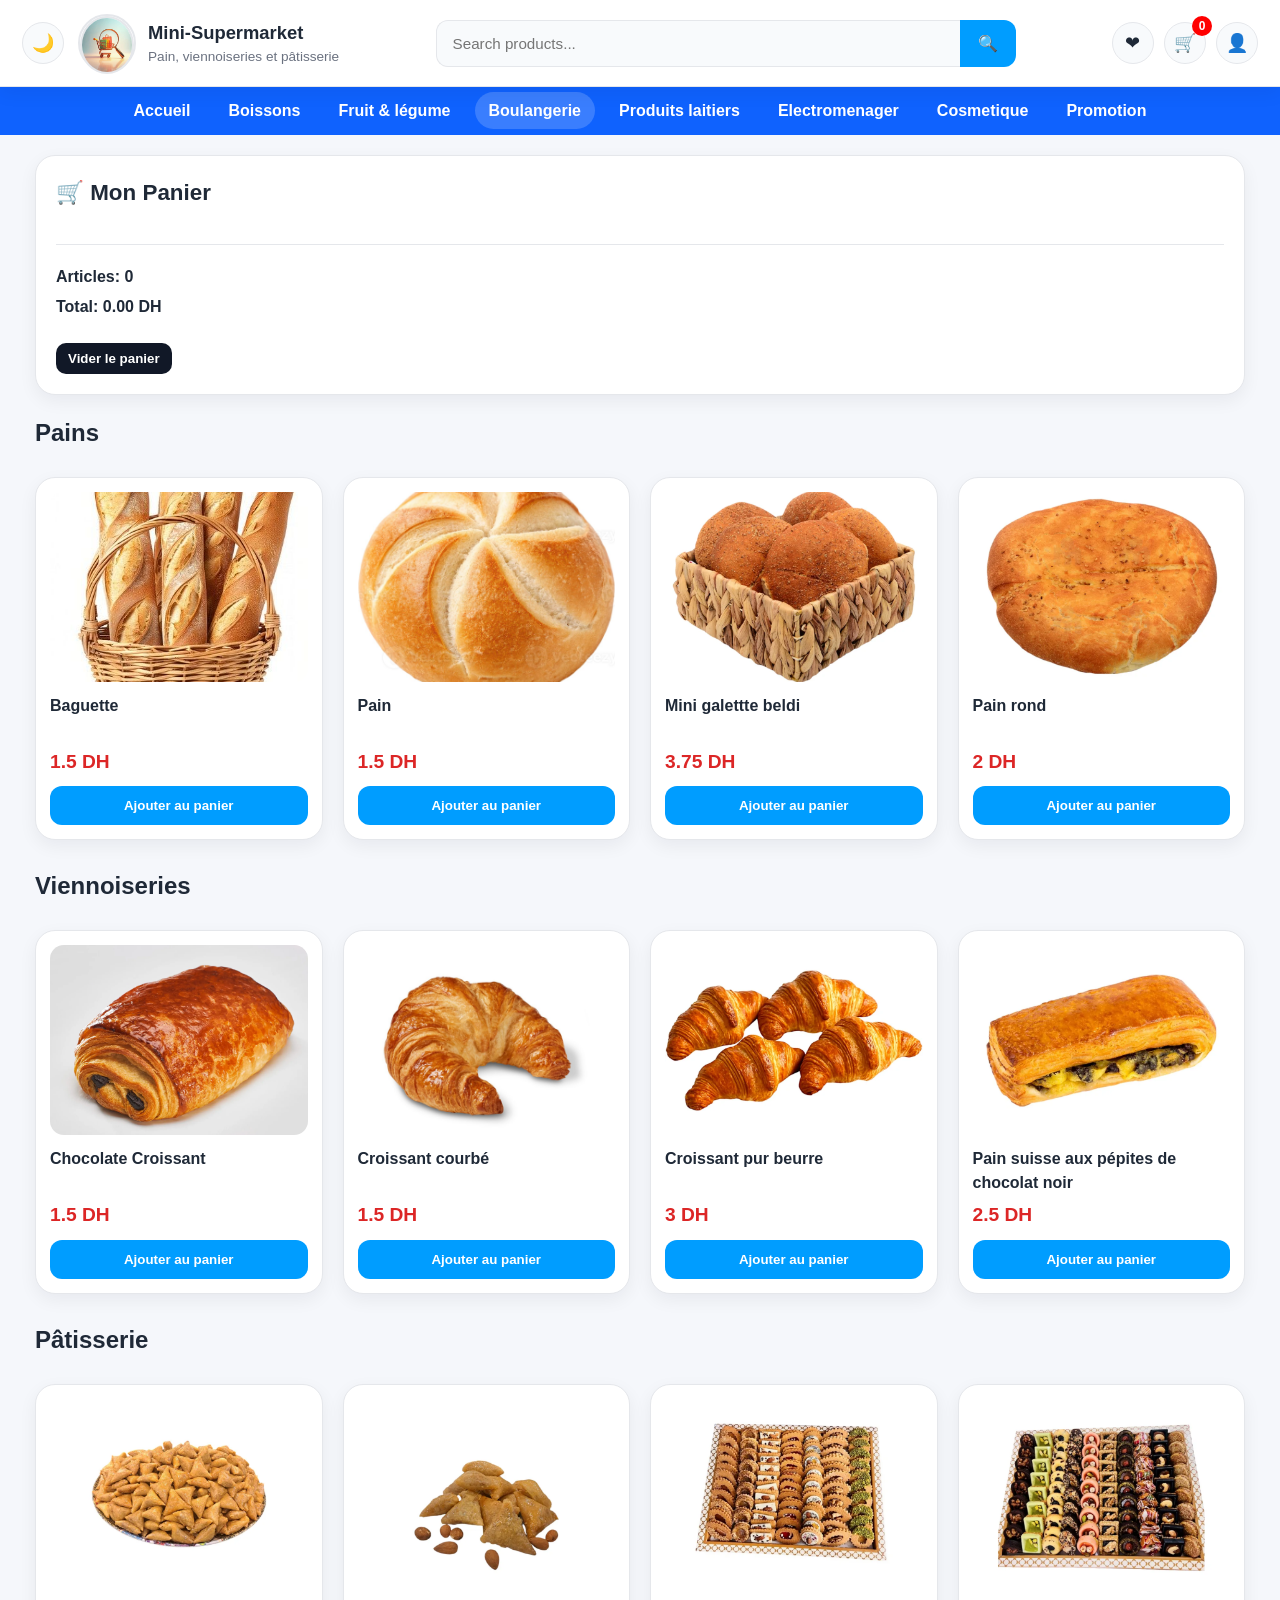
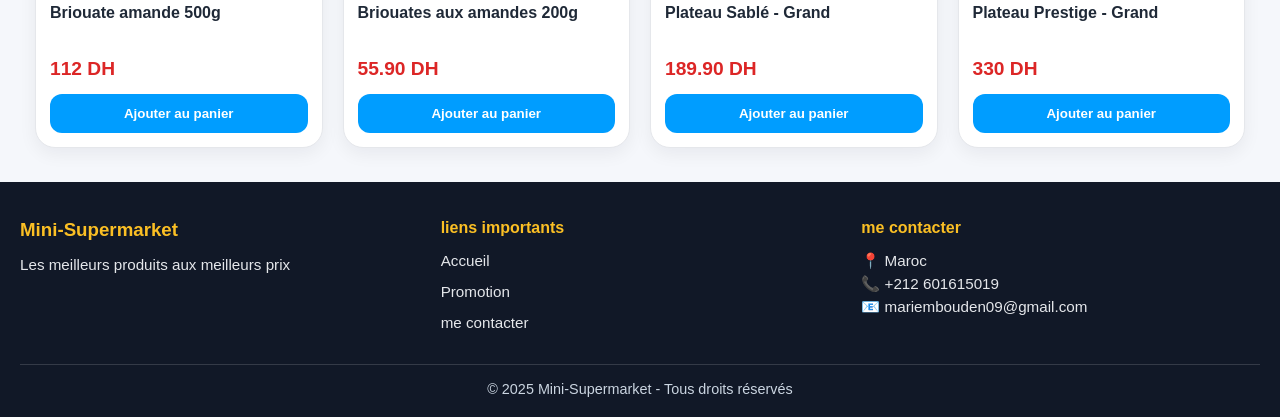
<file: Boulangerie.html>
<!DOCTYPE html>
<html lang="fr">
<head>
  <meta charset="UTF-8">
  <meta name="viewport" content="width=device-width, initial-scale=1.0">
  <title>Mini-Supermarket - Boulangerie</title>
  <link rel="stylesheet" href="styl.css">
</head>
<body>
  <header class="top-header">
    <div class="left-group">
      <button id="modeToggle" class="mode-btn">🌙</button>
      <a href="index.html" class="logo-wrap">
        <div class="logo"><img src="images1/logo.jpg" alt="logo"></div>
        <div>
          <h1 class="brand-name">Mini-Supermarket</h1>
          <p class="brand-subtitle">Pain, viennoiseries et pâtisserie</p>
        </div>
      </a>
    </div>

    <div class="search-container">
      <input type="text" id="search" class="search-bar" placeholder="Search products...">
      <button class="search-button">🔍</button>
    </div>

    <div class="header-actions">
      <button class="header-icon" id="favBtn">❤</button>
      <div class="cart-icon">
        <button class="header-icon" onclick="scrollToCart()">🛒</button>
        <span id="cart-badge">0</span>
      </div>
      <a href="compte.html" class="header-icon account-link">👤</a>
    </div>
  </header>

  <nav class="main-nav">
    <ul class="nav-menu">
      <li><a href="index.html">Accueil</a></li>
      <li><a href="Boisson.html">Boissons</a></li>
      <li><a href="Fruit & légume.html">Fruit & légume</a></li>
      <li><a href="Boulangerie.html" class="active">Boulangerie</a></li>
      <li><a href="Produits laitiers.html">Produits laitiers</a></li>
      <li><a href="Electromenager.html">Electromenager</a></li>
      <li><a href="Cosmetique.html">Cosmetique</a></li>
      <li><a href="Promotion.html">Promotion</a></li>
    </ul>
  </nav>

  <section class="cart-section">
    <div class="cart-box">
      <h2>🛒 Mon Panier</h2>
      <div id="cart-items"></div>
      <div class="cart-summary">
        <p>Articles: <span id="cart-count">0</span></p>
        <p>Total: <span id="cart-total">0.00</span> DH</p>
      </div>
      <button id="clear-cart" class="clear-cart-btn">Vider le panier</button>
    </div>
  </section>

  <section class="products">
    <h2>Pains</h2>

    <div class="product-card fade-in" data-name="Baguette" data-price="1.5">
      <img src="images1/baguette.jpg" alt="baguette">
      <h3>Baguette</h3>
      <div class="price-card">
        <span class="price">1.5 DH</span>
        <button class="card-btn">Ajouter au panier</button>
      </div>
    </div>

    <div class="product-card fade-in" data-name="Pain" data-price="1.5">
      <img src="images1/pain.jpg" alt="pain">
      <h3>Pain</h3>
      <div class="price-card">
        <span class="price">1.5 DH</span>
        <button class="card-btn">Ajouter au panier</button>
      </div>
    </div>

    <div class="product-card fade-in" data-name="Mini galettte beldi" data-price="3.75">
      <img src="images1/minin galette beldi.webp" alt="galette">
      <h3>Mini galettte beldi</h3>
      <div class="price-card">
        <span class="price">3.75 DH</span>
        <button class="card-btn">Ajouter au panier</button>
      </div>
    </div>

    <div class="product-card fade-in" data-name="Pain rond" data-price="2">
      <img src="images1/pain rend.webp" alt="pain">
      <h3>Pain rond</h3>
      <div class="price-card">
        <span class="price">2 DH</span>
        <button class="card-btn">Ajouter au panier</button>
      </div>
    </div>
  </section>

  <section class="products">
    <h2>Viennoiseries</h2>

    <div class="product-card fade-in" data-name="Chocolate Croissant" data-price="1.5">
      <img src="images1/chocolat croissant.webp" alt="croissan">
      <h3>Chocolate Croissant</h3>
      <div class="price-card">
        <span class="price">1.5 DH</span>
        <button class="card-btn">Ajouter au panier</button>
      </div>
    </div>

    <div class="product-card fade-in" data-name="Croissant courbé" data-price="1.5">
      <img src="images1/croissant courbé.jpg" alt="croissan">
      <h3>Croissant courbé</h3>
      <div class="price-card">
        <span class="price">1.5 DH</span>
        <button class="card-btn">Ajouter au panier</button>
      </div>
    </div>

    <div class="product-card fade-in" data-name="Croissant pur beurre" data-price="3">
      <img src="images1/Croissant pur beurre.webp" alt="">
      <h3>Croissant pur beurre</h3>
      <div class="price-card">
        <span class="price">3 DH</span>
        <button class="card-btn">Ajouter au panier</button>
      </div>
    </div>

    <div class="product-card fade-in" data-name="Pain suisse aux pépites de chocolat noir" data-price="2.5">
      <img src="images1/Pain suisse aux pépites de chocolat noir.webp" alt="croissan">
      <h3>Pain suisse aux pépites de chocolat noir</h3>
      <div class="price-card">
        <span class="price">2.5 DH</span>
        <button class="card-btn">Ajouter au panier</button>
      </div>
    </div>
  </section>

  <section class="products">
    <h2>Pâtisserie</h2>

    <div class="product-card fade-in" data-name="Briouate amande 500g" data-price="112">
      <img src="images1/Briouate amande 500g.jpg" alt="Briouate">
      <h3>Briouate amande 500g</h3>
      <div class="price-card">
        <span class="price">112 DH</span>
        <button class="card-btn">Ajouter au panier</button>
      </div>
    </div>

    <div class="product-card fade-in" data-name="Briouates aux amandes 200g" data-price="55.90">
      <img src="images1/Briouates aux amandes 200g.jpg" alt="Briouate">
      <h3>Briouates aux amandes 200g</h3>
      <div class="price-card">
        <span class="price">55.90 DH</span>
        <button class="card-btn">Ajouter au panier</button>
      </div>
    </div>

    <div class="product-card fade-in" data-name="Plateau Sablé - Grand" data-price="189.90">
      <img src="images1/Plateau Sablé - Grand.jpg" alt="Sablé">
      <h3>Plateau Sablé - Grand</h3>
      <div class="price-card">
        <span class="price">189.90 DH</span>
        <button class="card-btn">Ajouter au panier</button>
      </div>
    </div>

    <div class="product-card fade-in" data-name="Plateau Prestige - Grand" data-price="330">
      <img src="images1/Plateau Prestige - Grand.jpg" alt="Prestige">
      <h3>Plateau Prestige - Grand</h3>
      <div class="price-card">
        <span class="price">330 DH</span>
        <button class="card-btn">Ajouter au panier</button>
      </div>
    </div>
  </section>

  <footer>
    <div class="footer-content">
      <div class="footer-section">
        <h3>Mini-Supermarket</h3>
        <p>Les meilleurs produits aux meilleurs prix</p>
      </div>

      <div class="footer-section">
        <h4>liens importants</h4>
        <ul>
          <li><a href="index.html">Accueil</a></li>
          <li><a href="Promotion.html">Promotion</a></li>
          <li><a href="#">me contacter</a></li>
        </ul>
      </div>

      <div class="footer-section">
        <h4>me contacter</h4>
        <p>📍 Maroc</p>
        <p>📞 +212 601615019</p>
        <p>📧 mariembouden09@gmail.com</p>
      </div>
    </div>

    <div class="footer-bottom">
      <p>&copy; 2025 Mini-Supermarket - Tous droits réservés</p>
    </div>
  </footer>

  <script src="script.js"></script>
</body>
</html>
</file>
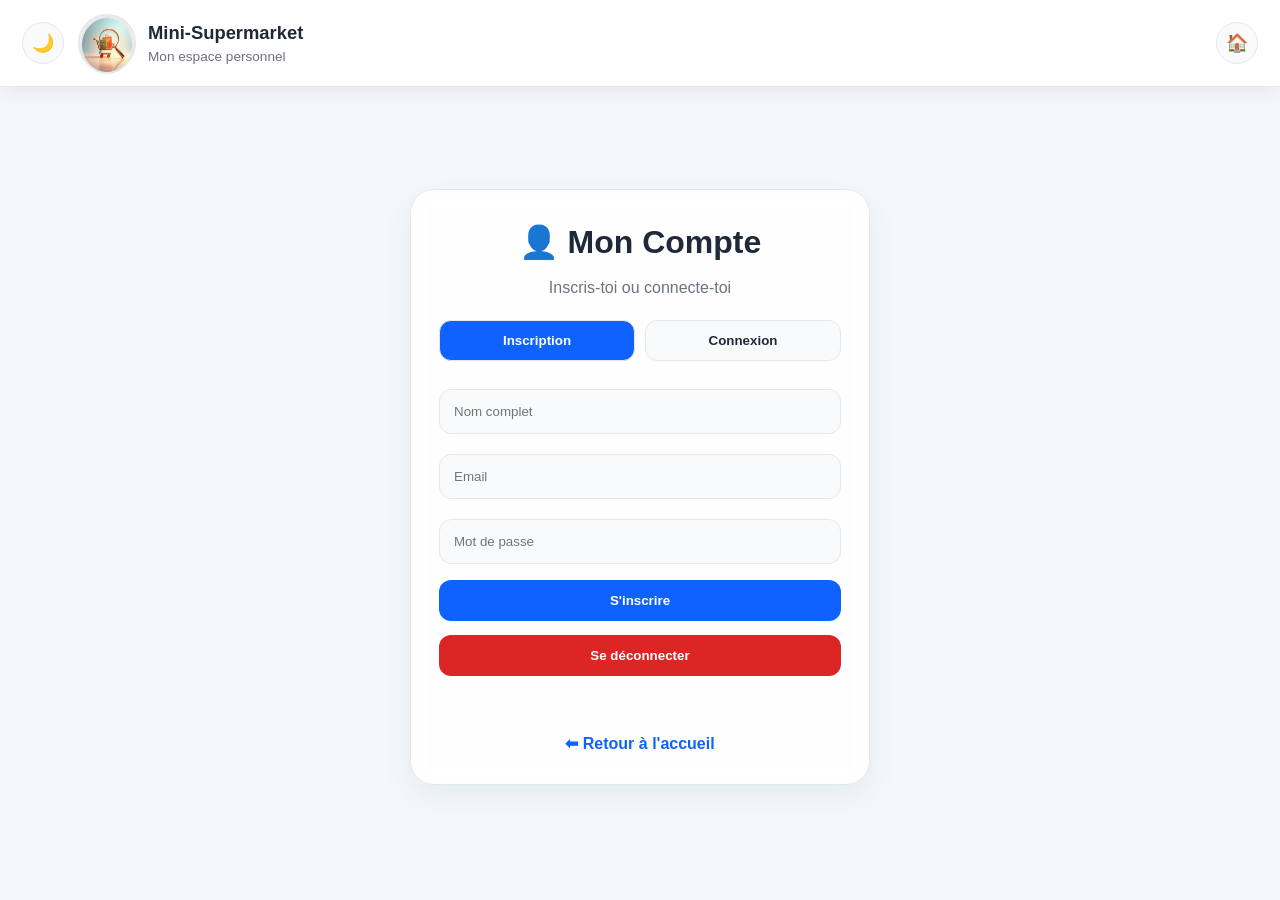
<file: compte.html>
<!DOCTYPE html>
<html lang="fr">
<head>
  <meta charset="UTF-8" />
  <meta name="viewport" content="width=device-width, initial-scale=1.0" />
  <title>Mon Compte - Mini-Supermarket</title>
  <link rel="stylesheet" href="styl.css" />
</head>
<body>
  <div class="account-bg-shape shape-1"></div>
  <div class="account-bg-shape shape-2"></div>
  <div class="account-bg-shape shape-3"></div>

  <header class="top-header">
    <div class="left-group">
      <button id="modeToggle" class="mode-btn">🌙</button>
      <a href="index.html" class="logo-wrap">
        <div class="logo">
          <img src="images1/logo.jpg" alt="logo">
        </div>
        <div>
          <h1 class="brand-name">Mini-Supermarket</h1>
          <p class="brand-subtitle">Mon espace personnel</p>
        </div>
      </a>
    </div>

    <div class="header-actions">
      <a href="index.html" class="header-icon account-link">🏠</a>
    </div>
  </header>

  <section class="account-page">
    <div class="account-box animated-account-box">
      <h2 class="account-title">👤 Mon Compte</h2>
      <p id="welcomeMessage" class="account-text">Inscris-toi ou connecte-toi</p>

      <div class="tabs">
        <button class="tab-btn active" onclick="showTab('registerTab', this)">Inscription</button>
        <button class="tab-btn" onclick="showTab('loginTab', this)">Connexion</button>
      </div>

      <div id="registerTab" class="tab-content active-tab">
        <div class="input-group">
          <input type="text" id="registerName" placeholder="Nom complet">
        </div>
        <div class="input-group">
          <input type="email" id="registerEmail" placeholder="Email">
        </div>
        <div class="input-group">
          <input type="password" id="registerPassword" placeholder="Mot de passe">
        </div>
        <button class="login-btn pulse-btn" onclick="registerUser()">S'inscrire</button>
      </div>

      <div id="loginTab" class="tab-content">
        <div class="input-group">
          <input type="email" id="loginEmail" placeholder="Email">
        </div>
        <div class="input-group">
          <input type="password" id="loginPassword" placeholder="Mot de passe">
        </div>
        <button class="login-btn pulse-btn" onclick="loginUser()">Se connecter</button>
      </div>

      <button class="logout-btn" onclick="logoutUser()">Se déconnecter</button>

      <p id="accountStatus" class="account-status"></p>

      <div class="account-links">
        <a href="index.html">⬅ Retour à l'accueil</a>
      </div>
    </div>
  </section>

  <script src="script.js"></script>
</body>
</html>
</file>
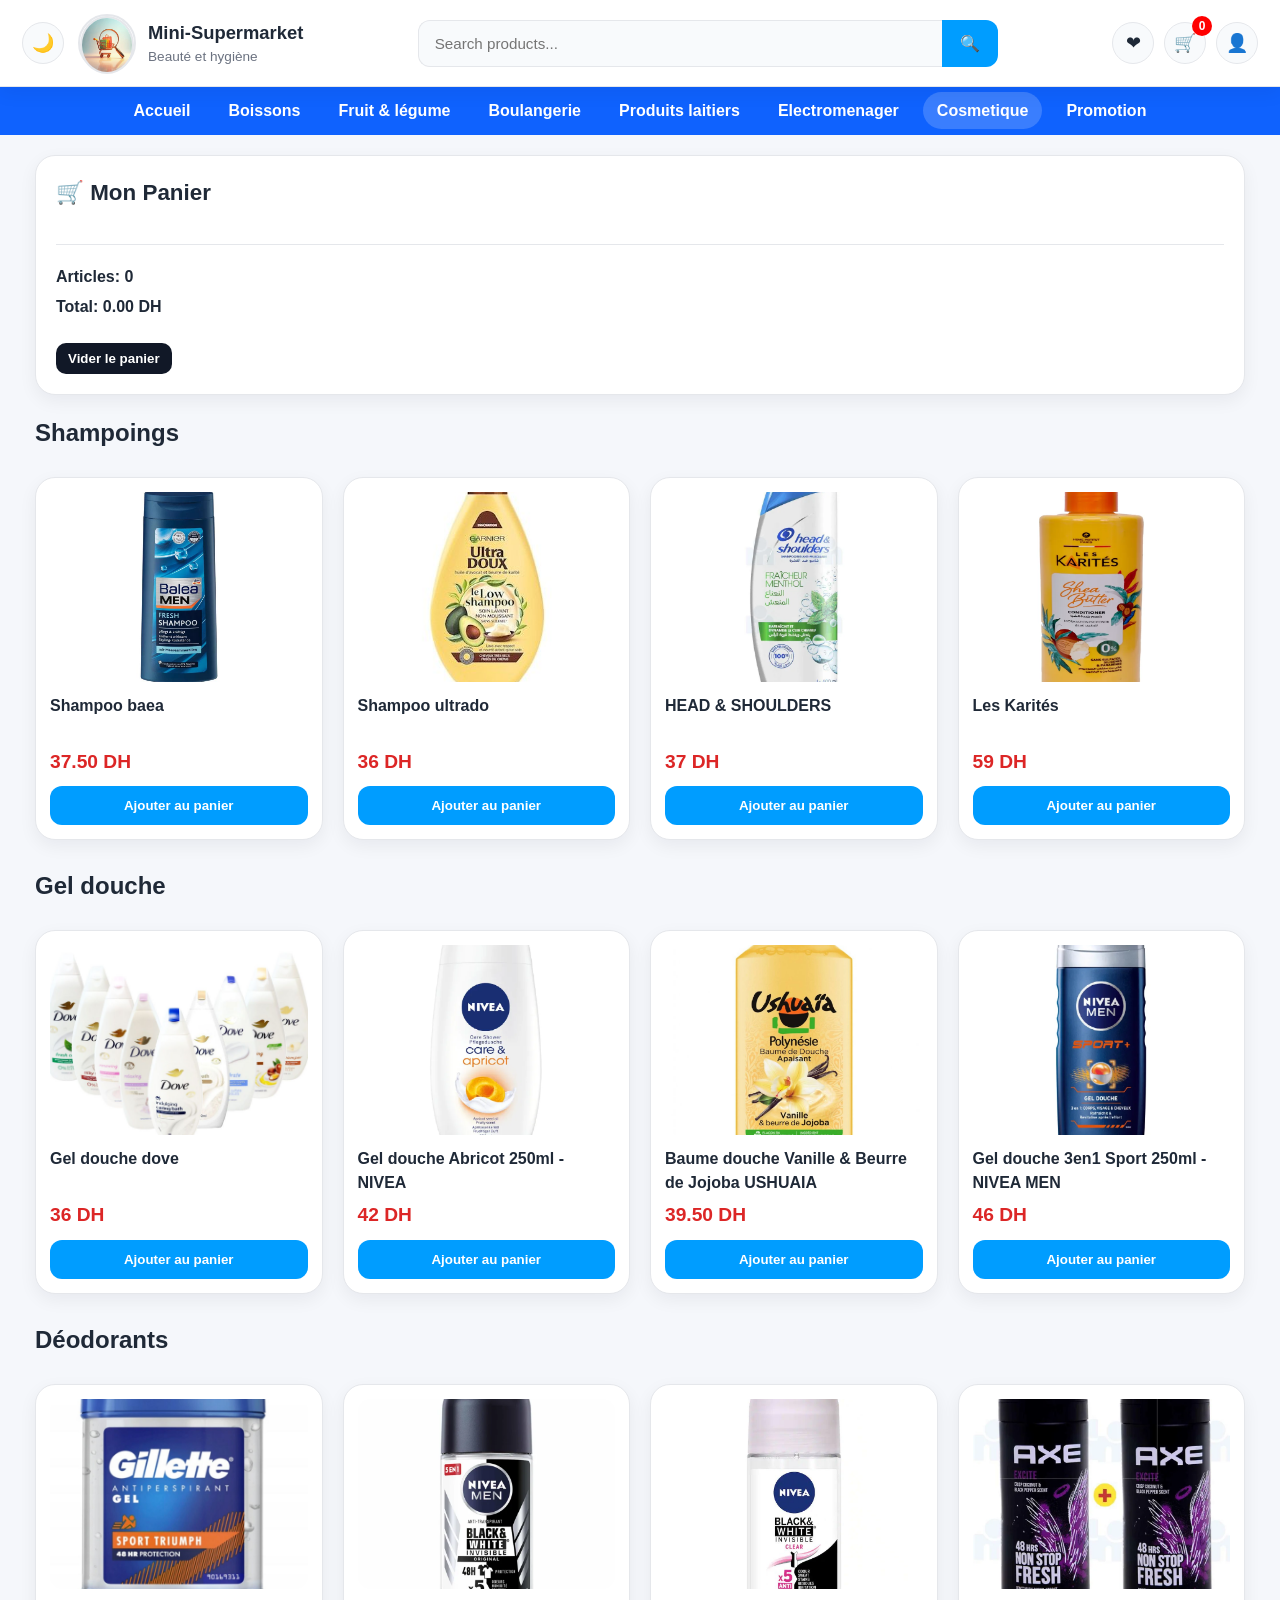
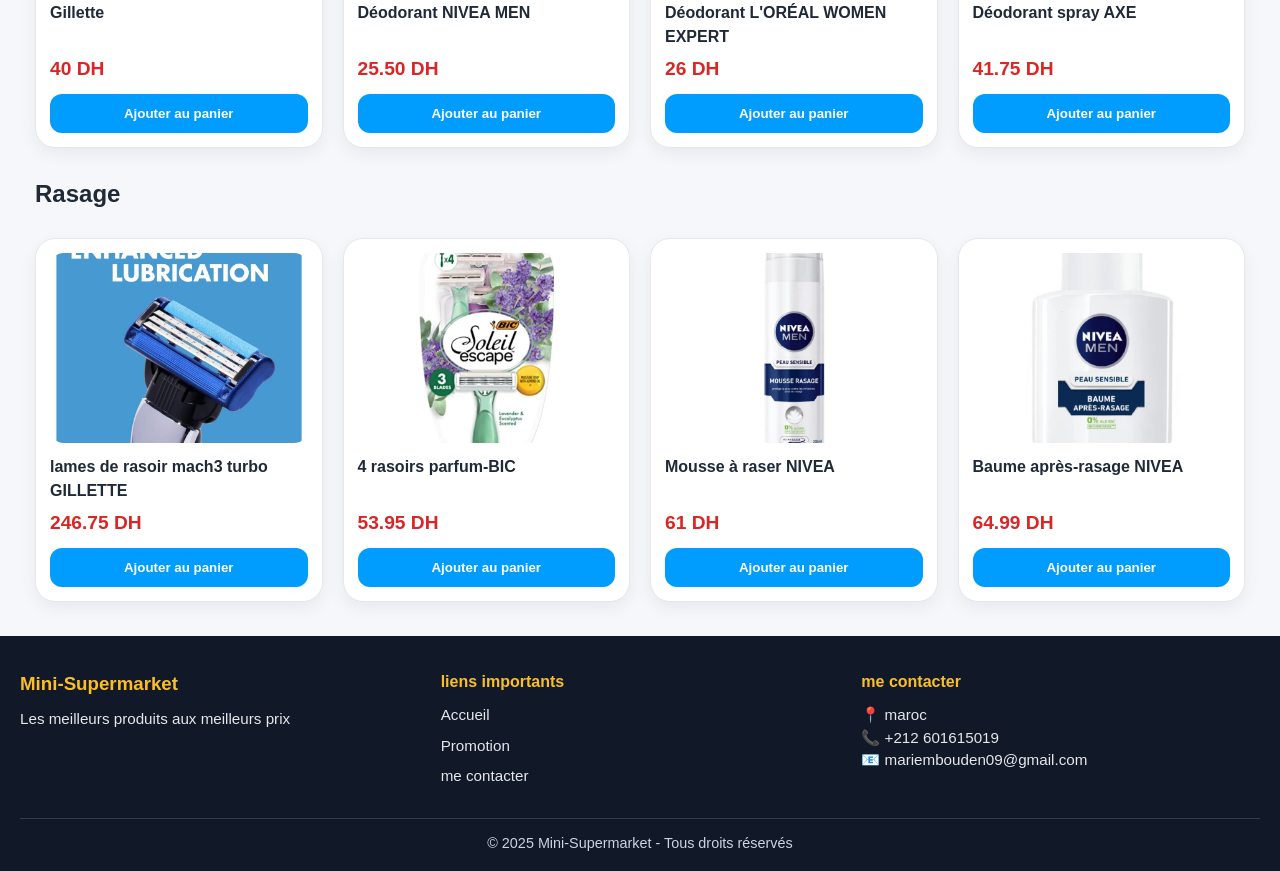
<file: Cosmetique.html>
<!DOCTYPE html>
<html lang="fr">
<head>
  <meta charset="UTF-8">
  <meta name="viewport" content="width=device-width, initial-scale=1.0">
  <title>Mini-Supermarket - Cosmetique</title>
  <link rel="stylesheet" href="styl.css">
</head>
<body>
  <header class="top-header">
    <div class="left-group">
      <button id="modeToggle" class="mode-btn">🌙</button>
      <a href="index.html" class="logo-wrap">
        <div class="logo"><img src="images1/logo.jpg" alt="logo"></div>
        <div>
          <h1 class="brand-name">Mini-Supermarket</h1>
          <p class="brand-subtitle">Beauté et hygiène</p>
        </div>
      </a>
    </div>

    <div class="search-container">
      <input type="text" id="search" class="search-bar" placeholder="Search products...">
      <button class="search-button">🔍</button>
    </div>

    <div class="header-actions">
      <button class="header-icon" id="favBtn">❤</button>
      <div class="cart-icon">
        <button class="header-icon" onclick="scrollToCart()">🛒</button>
        <span id="cart-badge">0</span>
      </div>
      <a href="compte.html" class="header-icon account-link">👤</a>
    </div>
  </header>

  <nav class="main-nav">
    <ul class="nav-menu">
      <li><a href="index.html">Accueil</a></li>
      <li><a href="Boisson.html">Boissons</a></li>
      <li><a href="Fruit & légume.html">Fruit & légume</a></li>
      <li><a href="Boulangerie.html">Boulangerie</a></li>
      <li><a href="Produits laitiers.html">Produits laitiers</a></li>
      <li><a href="Electromenager.html">Electromenager</a></li>
      <li><a href="Cosmetique.html" class="active">Cosmetique</a></li>
      <li><a href="Promotion.html">Promotion</a></li>
    </ul>
  </nav>

  <section class="cart-section">
    <div class="cart-box">
      <h2>🛒 Mon Panier</h2>
      <div id="cart-items"></div>
      <div class="cart-summary">
        <p>Articles: <span id="cart-count">0</span></p>
        <p>Total: <span id="cart-total">0.00</span> DH</p>
      </div>
      <button id="clear-cart" class="clear-cart-btn">Vider le panier</button>
    </div>
  </section>

  <section class="products">
    <h2>Shampoings</h2>

    <div class="product-card fade-in" data-name="Shampoo baea" data-price="37.50">
      <img src="images1/shampoo balea men.jpg" alt="shampoo">
      <h3>Shampoo baea</h3>
      <div class="price-card">
        <span class="price">37.50 DH</span>
        <button class="card-btn">Ajouter au panier</button>
      </div>
    </div>

    <div class="product-card fade-in" data-name="Shampoo ultrado" data-price="36">
      <img src="images1/shampoo ultrado.jpg" alt="ultrado">
      <h3>Shampoo ultrado</h3>
      <div class="price-card">
        <span class="price">36 DH</span>
        <button class="card-btn">Ajouter au panier</button>
      </div>
    </div>

    <div class="product-card fade-in" data-name="HEAD & SHOULDERS" data-price="37">
      <img src="images1/Shampoing Menthol 400ml - HEAD & SHOULDERS.webp" alt="head&shoulders">
      <h3>HEAD & SHOULDERS</h3>
      <div class="price-card">
        <span class="price">37 DH</span>
        <button class="card-btn">Ajouter au panier</button>
      </div>
    </div>

    <div class="product-card fade-in" data-name="Les Karités" data-price="59">
      <img src="images1/Après-shampoing ultra hydratant au beurre de karité 400ml - LES KARITÉS.webp" alt="Après-shampoing">
      <h3>Les Karités</h3>
      <div class="price-card">
        <span class="price">59 DH</span>
        <button class="card-btn">Ajouter au panier</button>
      </div>
    </div>
  </section>

  <section class="products">
    <h2>Gel douche</h2>

    <div class="product-card fade-in" data-name="Gel douche dove" data-price="36">
      <img src="images1/gel douche dove.jpg" alt="gel douche">
      <h3>Gel douche dove</h3>
      <div class="price-card">
        <span class="price">36 DH</span>
        <button class="card-btn">Ajouter au panier</button>
      </div>
    </div>

    <div class="product-card fade-in" data-name="Gel douche Abricot 250ml - NIVEA" data-price="42">
      <img src="images1/Gel douche Abricot 250ml - NIVEA.webp" alt="NIVEA">
      <h3>Gel douche Abricot 250ml - NIVEA</h3>
      <div class="price-card">
        <span class="price">42 DH</span>
        <button class="card-btn">Ajouter au panier</button>
      </div>
    </div>

    <div class="product-card fade-in" data-name="Baume douche Vanille & Beurre de Jojoba USHUAIA" data-price="39.50">
      <img src="images1/Baume douche Vanille & Beurre de Jojoba 300 ml - USHUAIA.webp" alt="Baume douche">
      <h3>Baume douche Vanille & Beurre de Jojoba USHUAIA</h3>
      <div class="price-card">
        <span class="price">39.50 DH</span>
        <button class="card-btn">Ajouter au panier</button>
      </div>
    </div>

    <div class="product-card fade-in" data-name="Gel douche 3en1 Sport 250ml - NIVEA MEN" data-price="46">
      <img src="images1/Gel douche 3en1 Sport 250ml - NIVEA MEN.webp" alt="gel douche">
      <h3>Gel douche 3en1 Sport 250ml - NIVEA MEN</h3>
      <div class="price-card">
        <span class="price">46 DH</span>
        <button class="card-btn">Ajouter au panier</button>
      </div>
    </div>
  </section>

  <section class="products">
    <h2>Déodorants</h2>

    <div class="product-card fade-in" data-name="Gillette" data-price="40">
      <img src="images1/gillette deodorant.jpg" alt="gillette">
      <h3>Gillette</h3>
      <div class="price-card">
        <span class="price">40 DH</span>
        <button class="card-btn">Ajouter au panier</button>
      </div>
    </div>

    <div class="product-card fade-in" data-name="Déodorant NIVEA MEN" data-price="25.50">
      <img src="images1/Déodorant bille Homme Black & White Original 50ml - NIVEA MEN.webp" alt="NIVEA">
      <h3>Déodorant NIVEA MEN</h3>
      <div class="price-card">
        <span class="price">25.50 DH</span>
        <button class="card-btn">Ajouter au panier</button>
      </div>
    </div>

    <div class="product-card fade-in" data-name="Déodorant L'ORÉAL WOMEN EXPERT" data-price="26">
      <img src="images1/Déodorant anti-traces 48H Shirt Protect 50ml - L'ORÉAL woMEN EXPERT.jpg" alt="NIVEA">
      <h3>Déodorant L'ORÉAL WOMEN EXPERT</h3>
      <div class="price-card">
        <span class="price">26 DH</span>
        <button class="card-btn">Ajouter au panier</button>
      </div>
    </div>

    <div class="product-card fade-in" data-name="Déodorant spray AXE" data-price="41.75">
      <img src="images1/Lot de 2 déodorant spray excite 2x150ml - AXE.webp" alt="AXE">
      <h3>Déodorant spray AXE</h3>
      <div class="price-card">
        <span class="price">41.75 DH</span>
        <button class="card-btn">Ajouter au panier</button>
      </div>
    </div>
  </section>

  <section class="products">
    <h2>Rasage</h2>

    <div class="product-card fade-in" data-name="lames de rasoir mach3 turbo GILLETTE" data-price="246.75">
      <img src="images1/8 Recharges de lames de rasoir mach3 turbo - GILLETTE.webp" alt="lames">
      <h3>lames de rasoir mach3 turbo GILLETTE</h3>
      <div class="price-card">
        <span class="price">246.75 DH</span>
        <button class="card-btn">Ajouter au panier</button>
      </div>
    </div>

    <div class="product-card fade-in" data-name="4 rasoirs parfum-BIC" data-price="53.95">
      <img src="images1/4 rasoirs parfum lavande et eucalyptus 3 lames Soleil Escape - BIC.webp" alt="rasoir">
      <h3>4 rasoirs parfum-BIC</h3>
      <div class="price-card">
        <span class="price">53.95 DH</span>
        <button class="card-btn">Ajouter au panier</button>
      </div>
    </div>

    <div class="product-card fade-in" data-name="Mousse à raser NIVEA" data-price="61">
      <img src="images1/Mousse à raser Sensitive 200ml - NIVEA MEN.webp" alt="raser">
      <h3>Mousse à raser NIVEA</h3>
      <div class="price-card">
        <span class="price">61 DH</span>
        <button class="card-btn">Ajouter au panier</button>
      </div>
    </div>

    <div class="product-card fade-in" data-name="Baume après-rasage NIVEA" data-price="64.99">
      <img src="images1/Baume après-rasage Sensitive 100ml - NIVEA MEN.webp" alt="Baume">
      <h3>Baume après-rasage NIVEA</h3>
      <div class="price-card">
        <span class="price">64.99 DH</span>
        <button class="card-btn">Ajouter au panier</button>
      </div>
    </div>
  </section>

  <footer>
    <div class="footer-content">
      <div class="footer-section">
        <h3>Mini-Supermarket</h3>
        <p>Les meilleurs produits aux meilleurs prix</p>
      </div>

      <div class="footer-section">
        <h4>liens importants</h4>
        <ul>
          <li><a href="index.html">Accueil</a></li>
          <li><a href="Promotion.html">Promotion</a></li>
          <li><a href="#">me contacter</a></li>
        </ul>
      </div>

      <div class="footer-section">
        <h4>me contacter</h4>
        <p>📍 maroc</p>
        <p>📞 +212 601615019</p>
        <p>📧 mariembouden09@gmail.com</p>
      </div>
    </div>

    <div class="footer-bottom">
      <p>&copy; 2025 Mini-Supermarket - Tous droits réservés</p>
    </div>
  </footer>

  <script src="script.js"></script>
</body>
</html>
</file>
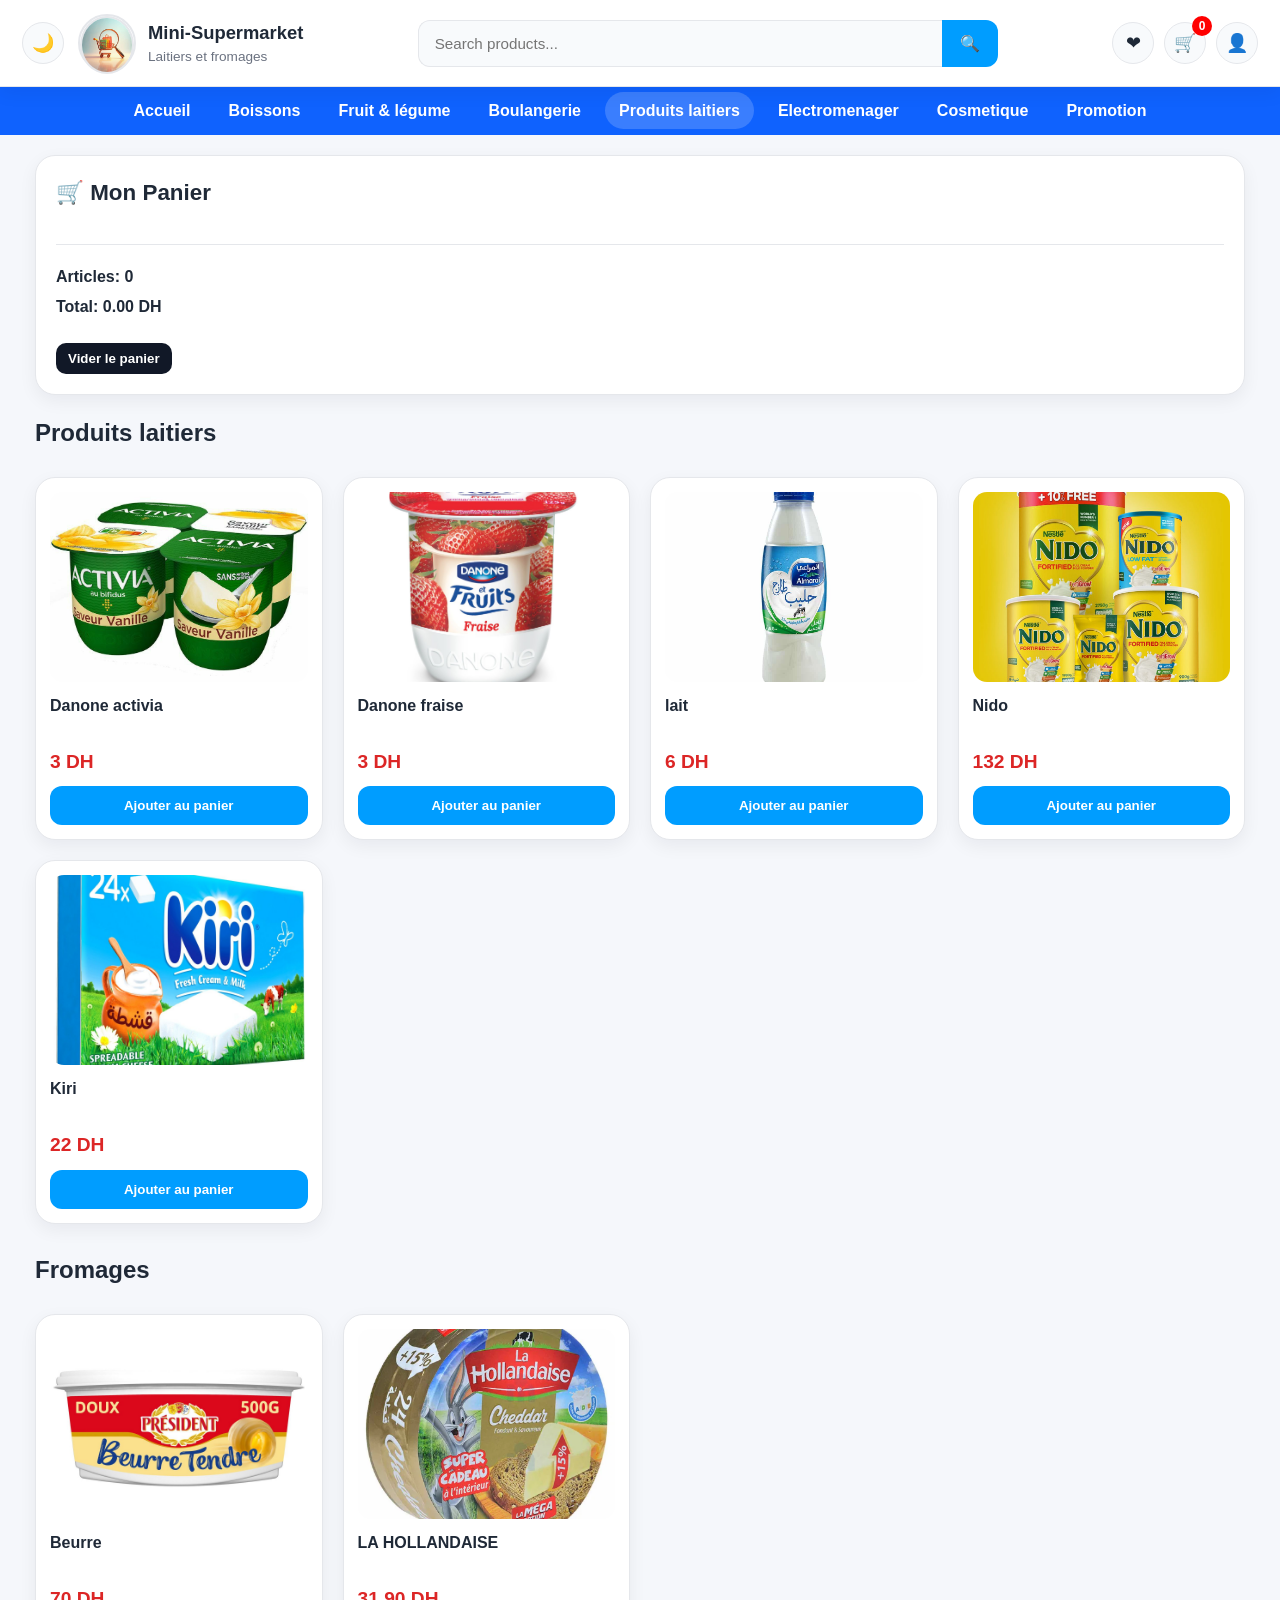
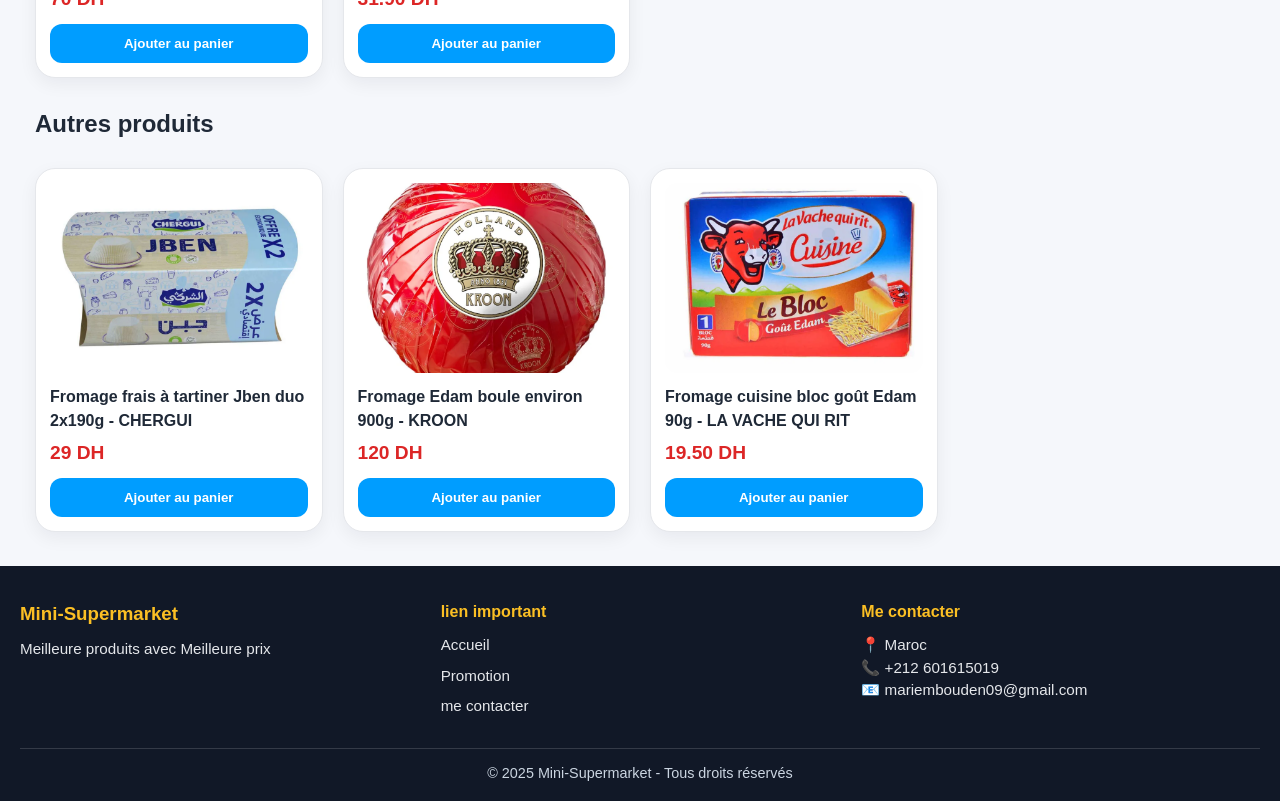
<file: Produits laitiers.html>
<!DOCTYPE html>
<html lang="fr">
<head>
  <meta charset="UTF-8">
  <meta name="viewport" content="width=device-width, initial-scale=1.0">
  <title>Mini-Supermarket - Produits laitiers</title>
  <link rel="stylesheet" href="styl.css">
</head>
<body>
  <header class="top-header">
    <div class="left-group">
      <button id="modeToggle" class="mode-btn">🌙</button>
      <a href="index.html" class="logo-wrap">
        <div class="logo"><img src="images1/logo.jpg" alt="logo"></div>
        <div>
          <h1 class="brand-name">Mini-Supermarket</h1>
          <p class="brand-subtitle">Laitiers et fromages</p>
        </div>
      </a>
    </div>

    <div class="search-container">
      <input type="text" id="search" class="search-bar" placeholder="Search products...">
      <button class="search-button">🔍</button>
    </div>

    <div class="header-actions">
      <button class="header-icon" id="favBtn">❤</button>
      <div class="cart-icon">
        <button class="header-icon" onclick="scrollToCart()">🛒</button>
        <span id="cart-badge">0</span>
      </div>
      <a href="compte.html" class="header-icon account-link">👤</a>
    </div>
  </header>

  <nav class="main-nav">
    <ul class="nav-menu">
      <li><a href="index.html">Accueil</a></li>
      <li><a href="Boisson.html">Boissons</a></li>
      <li><a href="Fruit & légume.html">Fruit & légume</a></li>
      <li><a href="Boulangerie.html">Boulangerie</a></li>
      <li><a href="Produits laitiers.html" class="active">Produits laitiers</a></li>
      <li><a href="Electromenager.html">Electromenager</a></li>
      <li><a href="Cosmetique.html">Cosmetique</a></li>
      <li><a href="Promotion.html">Promotion</a></li>
    </ul>
  </nav>

  <section class="cart-section">
    <div class="cart-box">
      <h2>🛒 Mon Panier</h2>
      <div id="cart-items"></div>
      <div class="cart-summary">
        <p>Articles: <span id="cart-count">0</span></p>
        <p>Total: <span id="cart-total">0.00</span> DH</p>
      </div>
      <button id="clear-cart" class="clear-cart-btn">Vider le panier</button>
    </div>
  </section>

  <section class="products">
    <h2>Produits laitiers</h2>

    <div class="product-card fade-in" data-name="Danone activia" data-price="3">
      <img src="images1/danone activia.jpg" alt="danone">
      <h3>Danone activia</h3>
      <div class="price-card">
        <span class="price">3 DH</span>
        <button class="card-btn">Ajouter au panier</button>
      </div>
    </div>

    <div class="product-card fade-in" data-name="Danone fraise" data-price="3">
      <img src="images1/danone fraise.jpg" alt="danone">
      <h3>Danone fraise</h3>
      <div class="price-card">
        <span class="price">3 DH</span>
        <button class="card-btn">Ajouter au panier</button>
      </div>
    </div>

    <div class="product-card fade-in" data-name="lait" data-price="6">
      <img src="images1/lait.jpg" alt="lait">
      <h3>lait</h3>
      <div class="price-card">
        <span class="price">6 DH</span>
        <button class="card-btn">Ajouter au panier</button>
      </div>
    </div>

    <div class="product-card fade-in" data-name="Nido" data-price="132">
      <img src="images1/nido promo.jpg" alt="nido">
      <h3>Nido</h3>
      <div class="price-card">
        <span class="price">132 DH</span>
        <button class="card-btn">Ajouter au panier</button>
      </div>
    </div>

    <div class="product-card fade-in" data-name="Kiri" data-price="22">
      <img src="images1/kiri.jpg" alt="kiri">
      <h3>Kiri</h3>
      <div class="price-card">
        <span class="price">22 DH</span>
        <button class="card-btn">Ajouter au panier</button>
      </div>
    </div>
  </section>

  <section class="products">
    <h2>Fromages</h2>

    <div class="product-card fade-in" data-name="Beurre" data-price="70">
      <img src="images1/beurre.jpg" alt="beurre">
      <h3>Beurre</h3>
      <div class="price-card">
        <span class="price">70 DH</span>
        <button class="card-btn">Ajouter au panier</button>
      </div>
    </div>

    <div class="product-card fade-in" data-name="LA HOLLANDAISE" data-price="31.90">
      <img src="images1/hollandaise.webp" alt="frommage">
      <h3>LA HOLLANDAISE</h3>
      <div class="price-card">
        <span class="price">31.90 DH</span>
        <button class="card-btn">Ajouter au panier</button>
      </div>
    </div>
  </section>

  <section class="products">
    <h2>Autres produits</h2>

    <div class="product-card fade-in" data-name="Fromage frais à tartiner Jben duo 2x190g - CHERGUI" data-price="29">
      <img src="images1/CHERGUI fromage.jpg" alt="fromage">
      <h3>Fromage frais à tartiner Jben duo 2x190g - CHERGUI</h3>
      <div class="price-card">
        <span class="price">29 DH</span>
        <button class="card-btn">Ajouter au panier</button>
      </div>
    </div>

    <div class="product-card fade-in" data-name="Fromage Edam boule environ 900g - KROON" data-price="120">
      <img src="images1/Fromage Edam boule environ 900g - KROON.jpg" alt="fromage boule">
      <h3>Fromage Edam boule environ 900g - KROON</h3>
      <div class="price-card">
        <span class="price">120 DH</span>
        <button class="card-btn">Ajouter au panier</button>
      </div>
    </div>

    <div class="product-card fade-in" data-name="Fromage cuisine bloc goût Edam 90g - LA VACHE QUI RIT" data-price="19.50">
      <img src="images1/Fromage cuisine bloc goût Edam 90g - LA VACHE QUI RIT.jpg" alt="la VACHE qri">
      <h3>Fromage cuisine bloc goût Edam 90g - LA VACHE QUI RIT</h3>
      <div class="price-card">
        <span class="price">19.50 DH</span>
        <button class="card-btn">Ajouter au panier</button>
      </div>
    </div>
  </section>

  <footer>
    <div class="footer-content">
      <div class="footer-section">
        <h3>Mini-Supermarket</h3>
        <p>Meilleure produits avec Meilleure prix</p>
      </div>

      <div class="footer-section">
        <h4>lien important</h4>
        <ul>
          <li><a href="index.html">Accueil</a></li>
          <li><a href="Promotion.html">Promotion</a></li>
          <li><a href="#">me contacter</a></li>
        </ul>
      </div>

      <div class="footer-section">
        <h4>Me contacter</h4>
        <p>📍 Maroc</p>
        <p>📞 +212 601615019</p>
        <p>📧 mariembouden09@gmail.com</p>
      </div>
    </div>

    <div class="footer-bottom">
      <p>&copy; 2025 Mini-Supermarket - Tous droits réservés</p>
    </div>
  </footer>

  <script src="script.js"></script>
</body>
</html>
</file>
<file: styl.css>
:root {
  --bg: #f5f7fb;
  --surface: #ffffff;
  --surface-2: #f8fafc;
  --text: #1f2937;
  --muted: #6b7280;
  --primary: #0f62fe;
  --primary-dark: #0b4ecc;
  --accent: #009dff;
  --accent-dark: #e57700;
  --border: #e5e7eb;
  --shadow: 0 10px 30px rgba(16, 101, 81, 0.08);
  --shadow-soft: 0 6px 18px rgba(15, 23, 42, 0.06);
}

body.dark-mode {
  --bg: #163349;
  --surface: #4d9ed181;
  --surface-2: #7fa999;
  --text: #f3f4f6;
  --muted: #cbd5e1;
  --primary: #3b82f6;
  --primary-dark: #2563eb;
  --accent: #96bacf;
  --accent-dark: #d97706;
  --border: #1f2937;
  --shadow: 0 12px 32px rgba(0, 0, 0, 0.4);
  --shadow-soft: 0 8px 20px rgba(0, 0, 0, 0.28);
}

* {
  margin: 0;
  padding: 0;
  box-sizing: border-box;
}

html {
  scroll-behavior: smooth;
}

body {
  font-family: Arial, sans-serif;
  background: var(--bg);
  color: var(--text);
  line-height: 1.5;
}

a {
  text-decoration: none;
}

img {
  max-width: 100%;
  display: block;
}

.top-header {
  position: sticky;
  top: 0;
  z-index: 999;
  background: var(--surface);
  border-bottom: 1px solid var(--border);
  box-shadow: var(--shadow-soft);
  display: flex;
  align-items: center;
  justify-content: space-between;
  gap: 16px;
  padding: 14px 22px;
  flex-wrap: wrap;
}

.left-group,
.header-left {
  display: flex;
  align-items: center;
  gap: 14px;
}

.logo img,
.logo {
  width: 58px;
  height: 58px;
  border-radius: 50%;
  object-fit: cover;
  border: 2px solid var(--border);
}

.logo-wrap {
  display: flex;
  align-items: center;
  gap: 12px;
  color: var(--text);
}

.brand-name {
  font-size: 1.15rem;
  font-weight: 800;
}

.brand-subtitle {
  font-size: 0.85rem;
  color: var(--muted);
}

.mode-btn,
.header-icon {
  width: 42px;
  height: 42px;
  border: 1px solid var(--border);
  background: var(--surface-2);
  border-radius: 50%;
  cursor: pointer;
  font-size: 18px;
  transition: 0.25s ease;
  display: inline-flex;
  align-items: center;
  justify-content: center;
  color: inherit;
}

.mode-btn:hover,
.header-icon:hover {
  transform: translateY(-2px);
  box-shadow: var(--shadow-soft);
}

.account-link {
  text-decoration: none;
}

.search-container {
  flex: 1;
  max-width: 580px;
  display: flex;
  align-items: center;
}

.search-bar {
  width: 100%;
  padding: 14px 16px;
  border: 1px solid var(--border);
  border-right: none;
  border-radius: 12px 0 0 12px;
  outline: none;
  font-size: 0.95rem;
  background: var(--surface-2);
  color: var(--text);
}

.search-button {
  padding: 14px 18px;
  border: none;
  background: var(--accent);
  color: white;
  border-radius: 0 12px 12px 0;
  cursor: pointer;
  font-size: 1rem;
  font-weight: 700;
}

.search-button:hover {
  background: var(--accent-dark);
}

.header-actions {
  display: flex;
  align-items: center;
  gap: 10px;
}

.cart-icon {
  position: relative;
}

#cart-badge {
  position: absolute;
  top: -6px;
  right: -6px;
  background: red;
  color: white;
  font-size: 12px;
  min-width: 20px;
  height: 20px;
  border-radius: 50%;
  display: flex;
  align-items: center;
  justify-content: center;
  font-weight: bold;
}

nav,
.main-nav {
  background: var(--primary);
  padding: 12px 20px;
}

.nav-menu {
  list-style: none;
  display: flex;
  gap: 10px;
  justify-content: center;
  flex-wrap: wrap;
}

.nav-menu a {
  color: white;
  font-weight: 600;
  padding: 10px 14px;
  border-radius: 999px;
  transition: 0.25s ease;
}

.nav-menu a:hover,
.nav-menu a.active {
  background: rgba(255, 255, 255, 0.18);
}

.cart-section {
  max-width: 1250px;
  margin: 20px auto;
  padding: 0 20px;
}

.cart-box {
  background: var(--surface);
  border: 1px solid var(--border);
  border-radius: 20px;
  box-shadow: var(--shadow-soft);
  padding: 20px;
}

.cart-box h2 {
  margin-bottom: 16px;
  font-size: 1.4rem;
}

#cart-items {
  display: flex;
  flex-direction: column;
  gap: 14px;
}

.cart-item {
  display: flex;
  justify-content: space-between;
  align-items: center;
  gap: 12px;
  border: 1px solid var(--border);
  border-radius: 14px;
  padding: 14px;
  background: var(--surface-2);
}

.cart-item-info h4 {
  margin-bottom: 6px;
  font-size: 1rem;
}

.cart-item-info p {
  color: var(--muted);
  font-size: 0.95rem;
}

.cart-item-actions {
  display: flex;
  align-items: center;
  gap: 8px;
  flex-wrap: wrap;
}

.qty-btn,
.remove-btn,
.clear-cart-btn {
  border: none;
  padding: 8px 12px;
  border-radius: 10px;
  cursor: pointer;
  font-weight: 700;
}

.qty-btn {
  background: var(--primary);
  color: white;
}

.qty-btn:hover {
  background: var(--primary-dark);
}

.remove-btn {
  background: #dc2626;
  color: white;
}

.remove-btn:hover {
  background: #b91c1c;
}

.clear-cart-btn {
  margin-top: 18px;
  background: #111827;
  color: white;
}

.cart-summary {
  margin-top: 18px;
  padding-top: 14px;
  border-top: 1px solid var(--border);
}

.cart-summary p {
  margin: 6px 0;
  font-size: 1rem;
  font-weight: 600;
}

.hero {
  max-width: 1250px;
  margin: 24px auto;
  padding: 0 20px;
  display: grid;
  grid-template-columns: 2fr 1fr;
  gap: 20px;
}

.hero-text,
.hero-card {
  background: linear-gradient(135deg, #0f62fe, #3b82f6);
  color: white;
  border-radius: 24px;
  padding: 28px;
  box-shadow: var(--shadow);
}

.hero-badge,
.mini-label {
  display: inline-block;
  background: rgba(255, 255, 255, 0.18);
  padding: 6px 12px;
  border-radius: 999px;
  font-size: 0.85rem;
  margin-bottom: 12px;
}

.hero h2 {
  font-size: 2rem;
  margin-bottom: 10px;
}

.hero p {
  margin-bottom: 18px;
}

.hero-buttons {
  display: flex;
  gap: 12px;
  flex-wrap: wrap;
}

.btn-primary,
.btn-secondary {
  padding: 12px 18px;
  border-radius: 12px;
  font-weight: 700;
}

.btn-primary {
  background: white;
  color: var(--primary);
}

.btn-secondary {
  background: rgba(255, 255, 255, 0.16);
  color: white;
  border: 1px solid rgba(255, 255, 255, 0.25);
}

.section-block {
  max-width: 1250px;
  margin: 0 auto 28px;
  padding: 0 20px;
}

.section-head {
  display: flex;
  align-items: center;
  justify-content: space-between;
  margin-bottom: 16px;
  gap: 10px;
}

.section-head h2 {
  font-size: 1.5rem;
  font-weight: 800;
}

.section-head a {
  color: var(--primary);
  font-weight: 700;
}

.products {
  max-width: 1250px;
  margin: 0 auto 28px;
  padding: 0 20px;
  display: grid;
  grid-template-columns: repeat(auto-fit, minmax(230px, 1fr));
  gap: 20px;
}

.products h2 {
  grid-column: 1 / -1;
  font-size: 1.5rem;
  font-weight: 800;
  margin-bottom: 6px;
}

.product-card {
  background: var(--surface);
  border: 1px solid var(--border);
  border-radius: 20px;
  overflow: hidden;
  box-shadow: var(--shadow-soft);
  padding: 14px;
  transition: 0.25s ease;
}

.product-card:hover {
  transform: translateY(-6px);
  box-shadow: var(--shadow);
}

.product-card img {
  width: 100%;
  height: 190px;
  object-fit: cover;
  border-radius: 14px;
  margin-bottom: 12px;
}

.product-card h3 {
  font-size: 1rem;
  font-weight: 700;
  margin-bottom: 6px;
  min-height: 48px;
}

.product-meta {
  color: var(--muted);
  font-size: 0.9rem;
  margin-bottom: 12px;
}

.price-card {
  display: flex;
  flex-direction: column;
  gap: 10px;
}

.price {
  color: #dc2626;
  font-size: 1.2rem;
  font-weight: 800;
}

.card-btn {
  width: 100%;
  border: none;
  background: var(--accent);
  color: white;
  padding: 12px;
  border-radius: 12px;
  font-weight: 700;
  cursor: pointer;
}

.card-btn:hover {
  background: var(--accent-dark);
}

.olde-price {
  text-decoration: line-through;
  color: var(--muted);
}

.badge-promo {
  display: inline-block;
  background: red;
  color: white;
  padding: 6px 10px;
  border-radius: 999px;
  font-size: 12px;
  margin-bottom: 8px;
}

.promo-video {
  max-width: 1250px;
  margin: 24px auto 10px;
  padding: 0 20px;
}

.promo-video-m {
  width: 100%;
  border-radius: 20px;
  box-shadow: var(--shadow);
}

.active-fav {
  background: red !important;
  color: white !important;
}

footer {
  background: #111827;
  color: white;
  margin-top: 34px;
  padding: 34px 20px 16px;
}

.footer-content {
  max-width: 1250px;
  margin: auto;
  display: grid;
  grid-template-columns: repeat(auto-fit, minmax(220px, 1fr));
  gap: 22px;
}

.footer-section h3,
.footer-section h4 {
  color: #fbbf24;
  margin-bottom: 10px;
}

.footer-section p,
.footer-section li,
.footer-section a {
  color: #e5e7eb;
  font-size: 0.95rem;
}

.footer-section ul {
  list-style: none;
}

.footer-section li {
  margin-bottom: 8px;
}

.footer-section a:hover {
  color: #fbbf24;
}

.footer-bottom {
  max-width: 1250px;
  margin: 22px auto 0;
  border-top: 1px solid rgba(255,255,255,0.15);
  padding-top: 14px;
  text-align: center;
  font-size: 0.9rem;
  color: #cbd5e1;
}

.fade-in {
  opacity: 0;
  transform: translateY(24px);
  transition: all 0.6s ease;
}

.fade-in.show {
  opacity: 1;
  transform: translateY(0);
}

.account-page {
  min-height: 100vh;
  display: flex;
  align-items: center;
  justify-content: center;
  background: var(--bg);
  padding: 20px;
}

.account-box {
  width: 100%;
  max-width: 420px;
  background: var(--surface);
  border: 1px solid var(--border);
  box-shadow: var(--shadow-soft);
  border-radius: 18px;
  padding: 24px;
  text-align: center;
}

.account-box h2 {
  margin-bottom: 18px;
}

.account-box input {
  width: 100%;
  padding: 12px;
  margin: 8px 0;
  border: 1px solid var(--border);
  border-radius: 10px;
  background: var(--surface-2);
  color: var(--text);
}

.login-btn {
  width: 100%;
  margin-top: 10px;
  background: var(--primary);
  color: white;
  border: none;
  padding: 12px;
  border-radius: 10px;
  cursor: pointer;
}

.login-btn:hover {
  background: var(--primary-dark);
}

@media (max-width: 992px) {
  .hero {
    grid-template-columns: 1fr;
  }
}

@media (max-width: 768px) {
  .top-header {
    flex-direction: column;
    align-items: stretch;
  }

  .header-left,
  .header-actions {
    justify-content: center;
  }

  .search-container {
    max-width: 100%;
  }

  .section-head {
    flex-direction: column;
    align-items: flex-start;
  }

  .hero h2 {
    font-size: 1.6rem;
  }

  .products {
    grid-template-columns: repeat(auto-fit, minmax(170px, 1fr));
  }

  .product-card img {
    height: 150px;
  }

  .cart-item {
    flex-direction: column;
    align-items: flex-start;
  }
}
.account-page {
  min-height: calc(100vh - 100px);
  display: flex;
  align-items: center;
  justify-content: center;
  padding: 30px 20px;
}

.account-box {
  width: 100%;
  max-width: 460px;
  background: var(--surface);
  border: 1px solid var(--border);
  box-shadow: var(--shadow);
  border-radius: 24px;
  padding: 28px;
  text-align: center;
}

.account-box h2 {
  font-size: 2rem;
  margin-bottom: 10px;
}

.account-text {
  color: var(--muted);
  margin-bottom: 20px;
}

.tabs {
  display: flex;
  gap: 10px;
  margin-bottom: 20px;
}

.tab-btn {
  flex: 1;
  border: none;
  padding: 12px;
  border-radius: 12px;
  font-weight: 700;
  cursor: pointer;
  background: var(--surface-2);
  color: var(--text);
  border: 1px solid var(--border);
}

.tab-btn.active {
  background: var(--primary);
  color: white;
}

.tab-content {
  display: none;
}

.active-tab {
  display: block;
}

.account-box input {
  width: 100%;
  padding: 14px;
  margin-bottom: 12px;
  border: 1px solid var(--border);
  border-radius: 12px;
  background: var(--surface-2);
  color: var(--text);
  outline: none;
}

.login-btn {
  width: 100%;
  border: none;
  padding: 13px;
  border-radius: 12px;
  font-weight: 700;
  cursor: pointer;
  background: var(--primary);
  color: white;
  margin-top: 4px;
}

.login-btn:hover {
  background: var(--primary-dark);
}

.logout-btn {
  width: 100%;
  border: none;
  padding: 13px;
  border-radius: 12px;
  font-weight: 700;
  cursor: pointer;
  background: #dc2626;
  color: white;
  margin-top: 14px;
}

.logout-btn:hover {
  background: #b91c1c;
}

.account-status {
  margin-top: 14px;
  font-weight: 700;
  color: var(--primary);
  min-height: 24px;
}

.account-links {
  margin-top: 18px;
}

.account-links a {
  color: var(--primary);
  font-weight: 700;
}
.account-page {
  min-height: calc(100vh - 100px);
  display: flex;
  align-items: center;
  justify-content: center;
  padding: 30px 20px;
  position: relative;
  overflow: hidden;
}

.account-bg-shape {
  position: fixed;
  border-radius: 50%;
  filter: blur(10px);
  opacity: 0.35;
  z-index: 0;
  animation: floatShape 8s ease-in-out infinite;
}

.shape-1 {
  width: 180px;
  height: 180px;
  background: #60a5fa;
  top: 120px;
  left: 40px;
}

.shape-2 {
  width: 220px;
  height: 220px;
  background: #f59e0b;
  right: 60px;
  top: 180px;
  animation-delay: 1.5s;
}

.shape-3 {
  width: 160px;
  height: 160px;
  background: #34d399;
  bottom: 60px;
  left: 50%;
  transform: translateX(-50%);
  animation-delay: 3s;
}

.account-box {
  width: 100%;
  max-width: 460px;
  background: rgba(255, 255, 255, 0.88);
  backdrop-filter: blur(10px);
  border: 1px solid var(--border);
  box-shadow: var(--shadow);
  border-radius: 24px;
  padding: 28px;
  text-align: center;
  position: relative;
  z-index: 2;
}

body.dark-mode .account-box {
  background: rgba(17, 24, 39, 0.9);
}

.animated-account-box {
  animation: accountEntry 0.9s ease;
}

.account-title {
  font-size: 2rem;
  margin-bottom: 10px;
  animation: fadeUp 0.8s ease;
}

.account-text {
  color: var(--muted);
  margin-bottom: 20px;
  animation: fadeUp 1s ease;
}

.tabs {
  display: flex;
  gap: 10px;
  margin-bottom: 20px;
  animation: fadeUp 1.1s ease;
}

.tab-btn {
  flex: 1;
  border: none;
  padding: 12px;
  border-radius: 12px;
  font-weight: 700;
  cursor: pointer;
  background: var(--surface-2);
  color: var(--text);
  border: 1px solid var(--border);
  transition: transform 0.25s ease, background 0.25s ease, color 0.25s ease;
}

.tab-btn:hover {
  transform: translateY(-2px);
}

.tab-btn.active {
  background: var(--primary);
  color: white;
}

.tab-content {
  display: none;
  opacity: 0;
  transform: translateY(10px);
}

.active-tab {
  display: block;
  animation: tabFade 0.45s ease forwards;
}

.input-group {
  animation: fadeUp 0.8s ease;
}

.account-box input {
  width: 100%;
  padding: 14px;
  margin-bottom: 12px;
  border: 1px solid var(--border);
  border-radius: 12px;
  background: var(--surface-2);
  color: var(--text);
  outline: none;
  transition: transform 0.2s ease, box-shadow 0.2s ease, border 0.2s ease;
}

.account-box input:focus {
  transform: scale(1.02);
  border-color: var(--primary);
  box-shadow: 0 0 0 4px rgba(15, 98, 254, 0.12);
}

.login-btn {
  width: 100%;
  border: none;
  padding: 13px;
  border-radius: 12px;
  font-weight: 700;
  cursor: pointer;
  background: var(--primary);
  color: white;
  margin-top: 4px;
  transition: transform 0.2s ease, background 0.2s ease, box-shadow 0.2s ease;
}

.login-btn:hover {
  background: var(--primary-dark);
  transform: translateY(-2px);
  box-shadow: var(--shadow-soft);
}

.pulse-btn {
  animation: softPulse 2s infinite;
}

.logout-btn {
  width: 100%;
  border: none;
  padding: 13px;
  border-radius: 12px;
  font-weight: 700;
  cursor: pointer;
  background: #dc2626;
  color: white;
  margin-top: 14px;
  transition: transform 0.2s ease, background 0.2s ease;
}

.logout-btn:hover {
  background: #b91c1c;
  transform: translateY(-2px);
}

.account-status {
  margin-top: 14px;
  font-weight: 700;
  color: var(--primary);
  min-height: 24px;
  transition: all 0.3s ease;
}

.account-status.show-status {
  animation: popMessage 0.4s ease;
}

.account-links {
  margin-top: 18px;
}

.account-links a {
  color: var(--primary);
  font-weight: 700;
  transition: letter-spacing 0.2s ease;
}

.account-links a:hover {
  letter-spacing: 0.4px;
}

@keyframes accountEntry {
  from {
    opacity: 0;
    transform: translateY(35px) scale(0.96);
  }
  to {
    opacity: 1;
    transform: translateY(0) scale(1);
  }
}

@keyframes fadeUp {
  from {
    opacity: 0;
    transform: translateY(16px);
  }
  to {
    opacity: 1;
    transform: translateY(0);
  }
}

@keyframes tabFade {
  from {
    opacity: 0;
    transform: translateY(12px);
  }
  to {
    opacity: 1;
    transform: translateY(0);
  }
}

@keyframes popMessage {
  0% {
    transform: scale(0.95);
    opacity: 0.3;
  }
  100% {
    transform: scale(1);
    opacity: 1;
  }
}

@keyframes softPulse {
  0% {
    box-shadow: 0 0 0 0 rgba(15, 98, 254, 0.25);
  }
  70% {
    box-shadow: 0 0 0 10px rgba(15, 98, 254, 0);
  }
  100% {
    box-shadow: 0 0 0 0 rgba(15, 98, 254, 0);
  }
}

@keyframes floatShape {
  0% {
    transform: translateY(0px);
  }
  50% {
    transform: translateY(-18px);
  }
  100% {
    transform: translateY(0px);
  }
}
</file>
